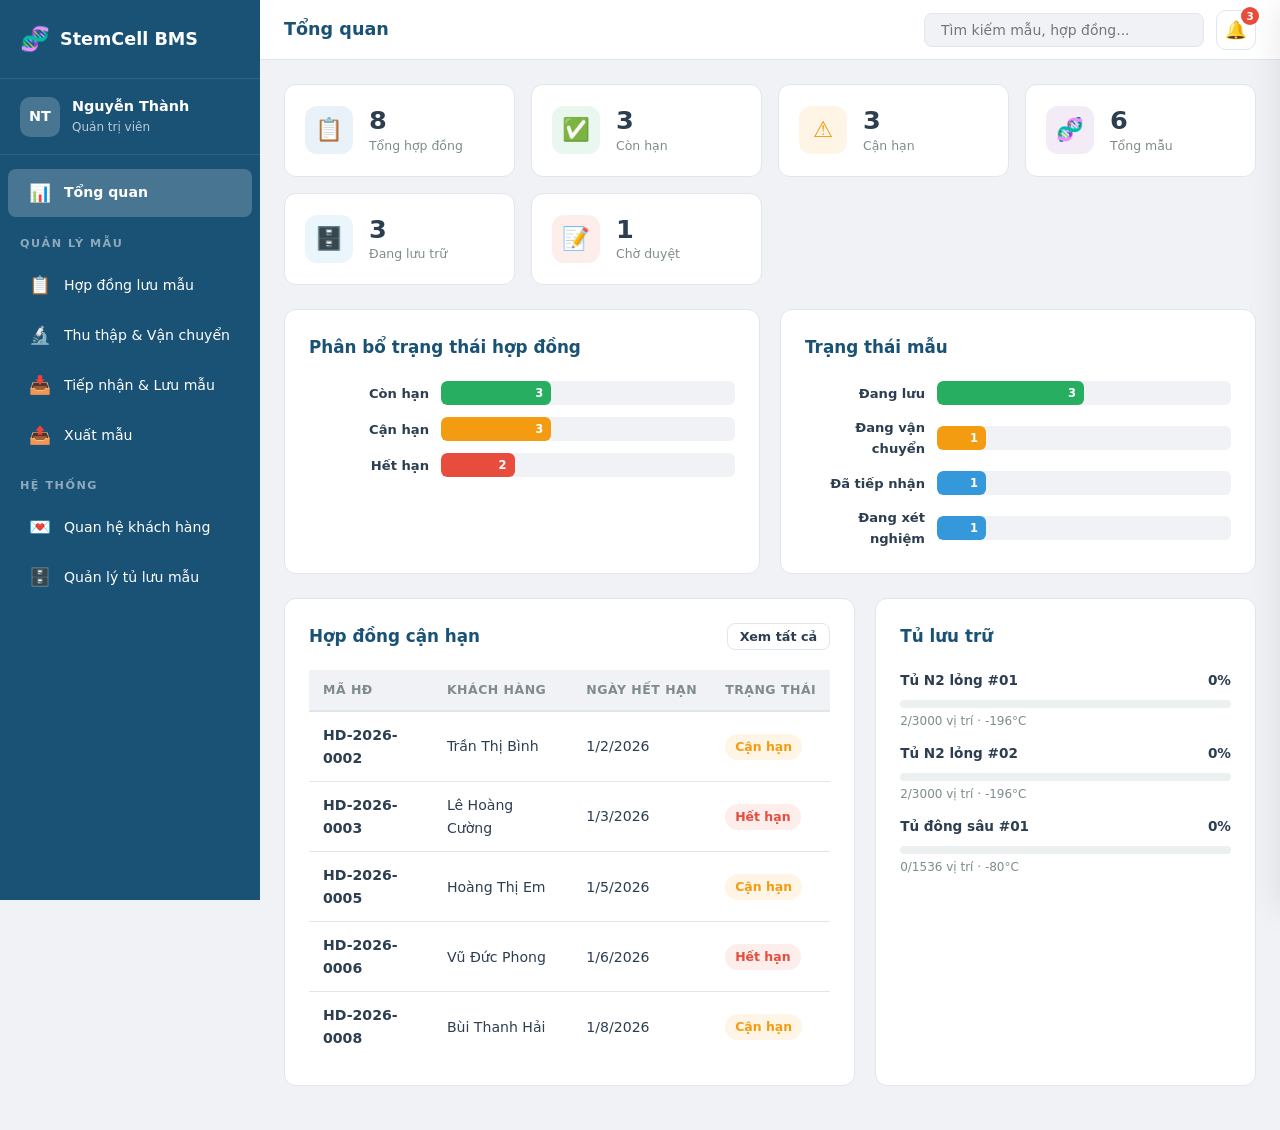
<file: index.html>
<!DOCTYPE html>
<html lang="vi">
<head>
    <meta charset="UTF-8">
    <meta name="viewport" content="width=device-width, initial-scale=1.0">
    <title>StemCell BMS — Quản lý Ngân hàng Tế bào gốc</title>
    <link rel="stylesheet" href="css/app.css">
</head>
<body>
    <div class="app" id="app">
        <!-- Sidebar -->
        <aside class="sidebar" id="sidebar">
            <div class="sidebar-header">
                <div class="logo">
                    <span class="logo-icon">🧬</span>
                    <span class="logo-text">StemCell BMS</span>
                </div>
                <button class="sidebar-close" id="sidebarClose">✕</button>
            </div>
            <div class="sidebar-user">
                <div class="avatar">NT</div>
                <div class="user-info">
                    <div class="user-name">Nguyễn Thành</div>
                    <div class="user-role">Quản trị viên</div>
                </div>
            </div>
            <nav class="sidebar-nav">
                <a href="#" class="nav-item active" data-page="dashboard">
                    <span class="nav-icon">📊</span>
                    <span>Tổng quan</span>
                </a>
                <div class="nav-group-label">Quản lý mẫu</div>
                <a href="#" class="nav-item" data-page="contracts">
                    <span class="nav-icon">📋</span>
                    <span>Hợp đồng lưu mẫu</span>
                </a>
                <a href="#" class="nav-item" data-page="collection">
                    <span class="nav-icon">🔬</span>
                    <span>Thu thập & Vận chuyển</span>
                </a>
                <a href="#" class="nav-item" data-page="receiving">
                    <span class="nav-icon">📥</span>
                    <span>Tiếp nhận & Lưu mẫu</span>
                </a>
                <a href="#" class="nav-item" data-page="export">
                    <span class="nav-icon">📤</span>
                    <span>Xuất mẫu</span>
                </a>
                <div class="nav-group-label">Hệ thống</div>
                <a href="#" class="nav-item" data-page="crm">
                    <span class="nav-icon">💌</span>
                    <span>Quan hệ khách hàng</span>
                </a>
                <a href="#" class="nav-item" data-page="storage">
                    <span class="nav-icon">🗄️</span>
                    <span>Quản lý tủ lưu mẫu</span>
                </a>
            </nav>
        </aside>

        <!-- Main Content -->
        <main class="main">
            <!-- Top bar -->
            <header class="topbar">
                <div class="topbar-left">
                    <button class="menu-toggle" id="menuToggle">☰</button>
                    <div class="breadcrumb" id="breadcrumb">Tổng quan</div>
                </div>
                <div class="topbar-right">
                    <div class="search-box">
                        <input type="text" placeholder="Tìm kiếm mẫu, hợp đồng..." id="globalSearch">
                    </div>
                    <div class="topbar-actions">
                        <button class="icon-btn notification-btn" id="notifBtn">
                            🔔<span class="badge" id="notifBadge">3</span>
                        </button>
                    </div>
                </div>
            </header>

            <!-- Page content -->
            <div class="page-content" id="pageContent">
                <!-- Content rendered by JS -->
            </div>
        </main>
    </div>

    <!-- Modal container -->
    <div class="modal-overlay" id="modalOverlay">
        <div class="modal" id="modal">
            <div class="modal-header">
                <h3 id="modalTitle">Modal</h3>
                <button class="modal-close" id="modalClose">✕</button>
            </div>
            <div class="modal-body" id="modalBody"></div>
            <div class="modal-footer" id="modalFooter"></div>
        </div>
    </div>

    <!-- Toast -->
    <div class="toast-container" id="toastContainer"></div>

    <!-- Notification panel -->
    <div class="notif-panel" id="notifPanel">
        <div class="notif-header">
            <h3>Thong bao</h3>
            <button class="notif-close" id="notifClose">✕</button>
        </div>
        <div class="notif-list" id="notifList"></div>
    </div>

    <script src="js/app.js"></script>
</body>
</html>
</file>
<file: css/app.css>
/* ===== VARIABLES ===== */
:root {
    --primary: #1a5276;
    --primary-light: #2980b9;
    --primary-bg: rgba(41,128,185,0.08);
    --accent: #27ae60;
    --accent-light: #2ecc71;
    --warning: #f39c12;
    --danger: #e74c3c;
    --info: #3498db;
    --purple: #8e44ad;
    --bg: #f0f2f5;
    --card: #ffffff;
    --text: #2c3e50;
    --text-secondary: #7f8c8d;
    --border: #e0e6ed;
    --sidebar-w: 260px;
    --topbar-h: 60px;
    --radius: 12px;
    --shadow: 0 2px 12px rgba(0,0,0,0.06);
    --shadow-lg: 0 8px 32px rgba(0,0,0,0.1);
    --transition: all 0.2s ease;
}

/* ===== RESET ===== */
* { margin: 0; padding: 0; box-sizing: border-box; }
body { font-family: 'Segoe UI', system-ui, -apple-system, sans-serif; background: var(--bg); color: var(--text); font-size: 14px; line-height: 1.6; }
input, select, textarea, button { font-family: inherit; font-size: inherit; }
a { text-decoration: none; color: inherit; }
table { border-collapse: collapse; width: 100%; }

/* ===== APP LAYOUT ===== */
.app { display: flex; min-height: 100vh; }
.main { flex: 1; margin-left: var(--sidebar-w); display: flex; flex-direction: column; min-height: 100vh; }

/* ===== SIDEBAR ===== */
.sidebar {
    width: var(--sidebar-w); position: fixed; top: 0; left: 0; bottom: 0;
    background: var(--primary); color: #fff;
    display: flex; flex-direction: column;
    z-index: 100; transition: transform 0.3s;
    overflow-y: auto;
}
.sidebar-header {
    padding: 20px; display: flex; align-items: center; justify-content: space-between;
    border-bottom: 1px solid rgba(255,255,255,0.1);
}
.sidebar-close { display: none; background: none; border: none; color: #fff; font-size: 1.2rem; cursor: pointer; }
.logo { display: flex; align-items: center; gap: 10px; }
.logo-icon { font-size: 1.5rem; }
.logo-text { font-weight: 700; font-size: 1.1rem; }
.sidebar-user {
    padding: 16px 20px; display: flex; align-items: center; gap: 12px;
    border-bottom: 1px solid rgba(255,255,255,0.1);
}
.avatar {
    width: 40px; height: 40px; border-radius: 10px;
    background: rgba(255,255,255,0.2);
    display: flex; align-items: center; justify-content: center;
    font-weight: 700; font-size: 0.9rem;
}
.user-name { font-weight: 600; font-size: 0.9rem; }
.user-role { font-size: 0.75rem; opacity: 0.7; }

.sidebar-nav { padding: 12px 0; flex: 1; }
.nav-group-label {
    padding: 16px 20px 6px; font-size: 0.7rem;
    text-transform: uppercase; letter-spacing: 1.5px;
    opacity: 0.5; font-weight: 600;
}
.nav-item {
    display: flex; align-items: center; gap: 12px;
    padding: 10px 20px; margin: 2px 8px;
    border-radius: 8px; transition: var(--transition);
    font-size: 0.88rem; cursor: pointer;
}
.nav-item:hover { background: rgba(255,255,255,0.1); }
.nav-item.active { background: rgba(255,255,255,0.2); font-weight: 600; }
.nav-icon { font-size: 1.1rem; width: 24px; text-align: center; }

/* ===== TOPBAR ===== */
.topbar {
    height: var(--topbar-h); background: var(--card);
    border-bottom: 1px solid var(--border);
    display: flex; align-items: center; justify-content: space-between;
    padding: 0 24px; position: sticky; top: 0; z-index: 50;
}
.topbar-left { display: flex; align-items: center; gap: 16px; }
.menu-toggle { display: none; background: none; border: none; font-size: 1.3rem; cursor: pointer; color: var(--text); }
.breadcrumb { font-weight: 600; font-size: 1.1rem; color: var(--primary); }
.topbar-right { display: flex; align-items: center; gap: 12px; }
.search-box input {
    width: 280px; padding: 8px 16px; border-radius: 8px;
    border: 1px solid var(--border); background: var(--bg);
    outline: none; transition: var(--transition);
}
.search-box input:focus { border-color: var(--primary-light); box-shadow: 0 0 0 3px var(--primary-bg); }
.icon-btn {
    width: 40px; height: 40px; border-radius: 10px;
    border: 1px solid var(--border); background: var(--card);
    display: flex; align-items: center; justify-content: center;
    cursor: pointer; position: relative; font-size: 1.1rem;
    transition: var(--transition);
}
.icon-btn:hover { background: var(--bg); }
.badge {
    position: absolute; top: -4px; right: -4px;
    background: var(--danger); color: #fff;
    font-size: 0.65rem; min-width: 18px; height: 18px;
    border-radius: 9px; display: flex; align-items: center; justify-content: center;
    font-weight: 700;
}

/* ===== PAGE CONTENT ===== */
.page-content { padding: 24px; flex: 1; }

/* ===== CARDS ===== */
.card {
    background: var(--card); border-radius: var(--radius);
    border: 1px solid var(--border); padding: 24px;
    margin-bottom: 20px;
}
.card-header {
    display: flex; align-items: center; justify-content: space-between;
    margin-bottom: 20px; flex-wrap: wrap; gap: 12px;
}
.card-title { font-size: 1.05rem; font-weight: 700; color: var(--primary); }

/* ===== STAT CARDS ===== */
.stats-grid { display: grid; grid-template-columns: repeat(auto-fit, minmax(200px, 1fr)); gap: 16px; margin-bottom: 24px; }
.stat-card {
    background: var(--card); border-radius: var(--radius);
    border: 1px solid var(--border); padding: 20px;
    display: flex; align-items: center; gap: 16px;
    transition: var(--transition);
}
.stat-card:hover { box-shadow: var(--shadow); transform: translateY(-2px); }
.stat-icon {
    width: 48px; height: 48px; border-radius: 12px;
    display: flex; align-items: center; justify-content: center;
    font-size: 1.4rem; flex-shrink: 0;
}
.stat-value { font-size: 1.6rem; font-weight: 800; line-height: 1.2; }
.stat-label { font-size: 0.78rem; color: var(--text-secondary); }

/* ===== BUTTONS ===== */
.btn {
    display: inline-flex; align-items: center; gap: 6px;
    padding: 8px 18px; border-radius: 8px;
    font-weight: 600; font-size: 0.85rem;
    border: none; cursor: pointer;
    transition: var(--transition);
}
.btn-primary { background: var(--primary); color: #fff; }
.btn-primary:hover { background: var(--primary-light); }
.btn-accent { background: var(--accent); color: #fff; }
.btn-accent:hover { background: var(--accent-light); }
.btn-warning { background: var(--warning); color: #fff; }
.btn-danger { background: var(--danger); color: #fff; }
.btn-outline { background: transparent; border: 1px solid var(--border); color: var(--text); }
.btn-outline:hover { background: var(--bg); }
.btn-sm { padding: 5px 12px; font-size: 0.8rem; }
.btn-lg { padding: 12px 24px; font-size: 0.95rem; }
.btn-icon { width: 32px; height: 32px; padding: 0; justify-content: center; border-radius: 8px; font-size: 0.9rem; }

/* ===== FORMS ===== */
.form-group { margin-bottom: 16px; }
.form-label { display: block; font-weight: 600; font-size: 0.85rem; margin-bottom: 6px; color: var(--text); }
.form-label .required { color: var(--danger); }
.form-control {
    width: 100%; padding: 9px 14px; border-radius: 8px;
    border: 1px solid var(--border); outline: none;
    transition: var(--transition); background: var(--card);
}
.form-control:focus { border-color: var(--primary-light); box-shadow: 0 0 0 3px var(--primary-bg); }
select.form-control { appearance: auto; }
textarea.form-control { resize: vertical; min-height: 80px; }
.form-row { display: grid; grid-template-columns: repeat(auto-fit, minmax(200px, 1fr)); gap: 16px; }
.form-hint { font-size: 0.75rem; color: var(--text-secondary); margin-top: 4px; }

/* ===== TABLE ===== */
.table-wrap { overflow-x: auto; }
.data-table { width: 100%; border-collapse: collapse; }
.data-table thead { background: var(--bg); }
.data-table th {
    padding: 10px 14px; text-align: left;
    font-size: 0.78rem; font-weight: 700;
    text-transform: uppercase; letter-spacing: 0.5px;
    color: var(--text-secondary); border-bottom: 2px solid var(--border);
    white-space: nowrap;
}
.data-table td {
    padding: 12px 14px; border-bottom: 1px solid var(--border);
    font-size: 0.88rem; vertical-align: middle;
}
.data-table tbody tr { transition: var(--transition); }
.data-table tbody tr:hover { background: var(--primary-bg); }
.data-table tbody tr:last-child td { border-bottom: none; }

/* ===== STATUS BADGES ===== */
.status {
    display: inline-flex; align-items: center; gap: 4px;
    padding: 3px 10px; border-radius: 20px;
    font-size: 0.78rem; font-weight: 600;
}
.status-active { background: rgba(39,174,96,0.1); color: #27ae60; }
.status-warning { background: rgba(243,156,18,0.1); color: #f39c12; }
.status-danger { background: rgba(231,76,60,0.1); color: #e74c3c; }
.status-info { background: rgba(52,152,219,0.1); color: #3498db; }
.status-purple { background: rgba(142,68,173,0.1); color: #8e44ad; }
.status-default { background: rgba(127,140,141,0.1); color: #7f8c8d; }

/* ===== TABS ===== */
.tabs { display: flex; gap: 4px; border-bottom: 2px solid var(--border); margin-bottom: 20px; }
.tab {
    padding: 10px 20px; border: none; background: none;
    font-weight: 600; font-size: 0.88rem; cursor: pointer;
    color: var(--text-secondary); border-bottom: 2px solid transparent;
    margin-bottom: -2px; transition: var(--transition);
}
.tab:hover { color: var(--primary); }
.tab.active { color: var(--primary); border-bottom-color: var(--primary); }
.tab-panel { display: none; }
.tab-panel.active { display: block; }

/* ===== MODAL ===== */
.modal-overlay {
    display: none; position: fixed; inset: 0;
    background: rgba(0,0,0,0.5); z-index: 1000;
    align-items: center; justify-content: center;
    padding: 24px;
}
.modal-overlay.open { display: flex; }
.modal {
    background: var(--card); border-radius: 16px;
    width: 100%; max-width: 640px;
    max-height: 90vh; display: flex; flex-direction: column;
    box-shadow: var(--shadow-lg);
}
.modal.modal-lg { max-width: 900px; }
.modal-header {
    display: flex; align-items: center; justify-content: space-between;
    padding: 20px 24px; border-bottom: 1px solid var(--border);
}
.modal-header h3 { font-size: 1.1rem; color: var(--primary); }
.modal-close {
    width: 32px; height: 32px; border-radius: 8px;
    border: none; background: var(--bg); cursor: pointer;
    font-size: 1rem; display: flex; align-items: center; justify-content: center;
    transition: var(--transition);
}
.modal-close:hover { background: var(--border); }
.modal-body { padding: 24px; overflow-y: auto; flex: 1; }
.modal-footer {
    padding: 16px 24px; border-top: 1px solid var(--border);
    display: flex; justify-content: flex-end; gap: 8px;
}

/* ===== TOAST ===== */
.toast-container { position: fixed; top: 20px; right: 20px; z-index: 2000; display: flex; flex-direction: column; gap: 8px; }
.toast {
    background: var(--card); border-radius: 10px;
    padding: 14px 20px; box-shadow: var(--shadow-lg);
    display: flex; align-items: center; gap: 10px;
    min-width: 280px; animation: slideIn 0.3s ease;
    border-left: 4px solid var(--accent);
}
.toast.toast-error { border-left-color: var(--danger); }
.toast.toast-warning { border-left-color: var(--warning); }
.toast.toast-info { border-left-color: var(--info); }
@keyframes slideIn { from { transform: translateX(100%); opacity: 0; } to { transform: translateX(0); opacity: 1; } }

/* ===== NOTIFICATION PANEL ===== */
.notif-panel {
    position: fixed; top: 0; right: -360px; bottom: 0;
    width: 360px; background: var(--card); z-index: 200;
    box-shadow: var(--shadow-lg); transition: right 0.3s;
    display: flex; flex-direction: column;
}
.notif-panel.open { right: 0; }
.notif-header {
    padding: 20px; display: flex; align-items: center; justify-content: space-between;
    border-bottom: 1px solid var(--border);
}
.notif-header h3 { font-size: 1rem; }
.notif-close { background: none; border: none; font-size: 1.2rem; cursor: pointer; }
.notif-list { flex: 1; overflow-y: auto; padding: 12px; }
.notif-item {
    padding: 12px; border-radius: 8px; margin-bottom: 8px;
    background: var(--bg); cursor: pointer;
    transition: var(--transition);
}
.notif-item:hover { background: var(--primary-bg); }
.notif-item .notif-title { font-weight: 600; font-size: 0.88rem; margin-bottom: 4px; }
.notif-item .notif-text { font-size: 0.8rem; color: var(--text-secondary); }
.notif-item .notif-time { font-size: 0.72rem; color: var(--text-secondary); margin-top: 4px; }

/* ===== TOOLBAR ===== */
.toolbar {
    display: flex; align-items: center; gap: 10px;
    flex-wrap: wrap; margin-bottom: 16px;
}
.toolbar .spacer { flex: 1; }
.filter-group { display: flex; gap: 8px; align-items: center; }
.filter-group select, .filter-group input {
    padding: 7px 12px; border-radius: 8px;
    border: 1px solid var(--border); outline: none;
    font-size: 0.85rem; background: var(--card);
}

/* ===== PAGINATION ===== */
.pagination {
    display: flex; align-items: center; justify-content: center;
    gap: 4px; margin-top: 16px;
}
.page-btn {
    min-width: 36px; height: 36px; border-radius: 8px;
    border: 1px solid var(--border); background: var(--card);
    cursor: pointer; display: flex; align-items: center; justify-content: center;
    font-size: 0.85rem; font-weight: 600; transition: var(--transition);
}
.page-btn:hover { background: var(--bg); }
.page-btn.active { background: var(--primary); color: #fff; border-color: var(--primary); }

/* ===== EMPTY STATE ===== */
.empty-state {
    text-align: center; padding: 48px 24px;
    color: var(--text-secondary);
}
.empty-state .empty-icon { font-size: 3rem; margin-bottom: 12px; }
.empty-state h3 { font-size: 1.1rem; color: var(--text); margin-bottom: 6px; }
.empty-state p { font-size: 0.9rem; margin-bottom: 20px; }

/* ===== STORAGE GRID (2D visualization) ===== */
.storage-visual { display: grid; gap: 16px; }
.cabinet-box {
    background: var(--card); border-radius: var(--radius);
    border: 1px solid var(--border); padding: 16px;
}
.cabinet-title { font-weight: 700; font-size: 0.95rem; margin-bottom: 12px; display: flex; align-items: center; gap: 8px; }
.shelf-grid { display: grid; grid-template-columns: repeat(auto-fill, minmax(36px, 1fr)); gap: 4px; }
.cell {
    aspect-ratio: 1; border-radius: 4px;
    display: flex; align-items: center; justify-content: center;
    font-size: 0.6rem; font-weight: 700;
    cursor: pointer; transition: var(--transition);
    border: 1px solid transparent;
}
.cell-empty { background: #ecf0f1; color: #bdc3c7; }
.cell-empty:hover { background: #d5dbdb; border-color: var(--accent); }
.cell-occupied { background: rgba(41,128,185,0.15); color: var(--primary-light); }
.cell-occupied:hover { background: rgba(41,128,185,0.25); }
.cell-expiring { background: rgba(243,156,18,0.2); color: var(--warning); }
.cell-expired { background: rgba(231,76,60,0.2); color: var(--danger); }

.fill-bar { height: 8px; border-radius: 4px; background: #ecf0f1; overflow: hidden; margin-top: 8px; }
.fill-bar-inner { height: 100%; border-radius: 4px; transition: width 0.5s; }
.fill-bar-inner.low { background: var(--accent); }
.fill-bar-inner.medium { background: var(--warning); }
.fill-bar-inner.high { background: var(--danger); }
.fill-text { font-size: 0.75rem; color: var(--text-secondary); margin-top: 4px; }

/* ===== TIMELINE ===== */
.history-timeline { position: relative; padding-left: 24px; }
.history-timeline::before {
    content: ''; position: absolute; left: 7px; top: 0; bottom: 0;
    width: 2px; background: var(--border);
}
.timeline-item { position: relative; margin-bottom: 16px; padding-left: 20px; }
.timeline-item::before {
    content: ''; position: absolute; left: -20px; top: 6px;
    width: 10px; height: 10px; border-radius: 50%;
    background: var(--primary-light); border: 2px solid var(--card);
}
.timeline-item .tl-time { font-size: 0.75rem; color: var(--text-secondary); }
.timeline-item .tl-text { font-size: 0.88rem; }

/* ===== DETAIL VIEW ===== */
.detail-header {
    display: flex; align-items: flex-start; gap: 20px;
    margin-bottom: 24px; flex-wrap: wrap;
}
.detail-header .detail-title { font-size: 1.3rem; font-weight: 700; color: var(--primary); }
.detail-header .detail-id { font-size: 0.85rem; color: var(--text-secondary); }
.detail-grid { display: grid; grid-template-columns: repeat(auto-fit, minmax(240px, 1fr)); gap: 16px; }
.detail-field { }
.detail-field .field-label { font-size: 0.75rem; color: var(--text-secondary); text-transform: uppercase; letter-spacing: 0.5px; }
.detail-field .field-value { font-size: 0.95rem; font-weight: 500; margin-top: 2px; }

/* ===== APPROVAL FLOW ===== */
.approval-flow { display: flex; align-items: center; gap: 8px; flex-wrap: wrap; }
.approval-step {
    display: flex; align-items: center; gap: 8px;
    padding: 8px 16px; border-radius: 8px;
    border: 1px solid var(--border); background: var(--bg);
    font-size: 0.85rem;
}
.approval-step.approved { background: rgba(39,174,96,0.1); border-color: var(--accent); color: var(--accent); }
.approval-step.pending { background: rgba(243,156,18,0.1); border-color: var(--warning); color: var(--warning); }
.approval-step.rejected { background: rgba(231,76,60,0.1); border-color: var(--danger); color: var(--danger); }
.approval-arrow { color: var(--text-secondary); font-size: 1.2rem; }

/* ===== CHART BARS ===== */
.chart-bars { display: flex; flex-direction: column; gap: 12px; }
.chart-bar-item { display: flex; align-items: center; gap: 12px; }
.chart-bar-label { width: 120px; font-size: 0.82rem; font-weight: 600; text-align: right; }
.chart-bar-track { flex: 1; height: 24px; background: var(--bg); border-radius: 6px; overflow: hidden; position: relative; }
.chart-bar-fill { height: 100%; border-radius: 6px; transition: width 0.8s ease; display: flex; align-items: center; justify-content: flex-end; padding-right: 8px; font-size: 0.72rem; font-weight: 700; color: #fff; }
.chart-bar-value { width: 50px; font-size: 0.85rem; font-weight: 700; }

/* ===== RESPONSIVE ===== */
@media (max-width: 768px) {
    .sidebar { transform: translateX(-100%); }
    .sidebar.open { transform: translateX(0); }
    .sidebar-close { display: block; }
    .main { margin-left: 0; }
    .menu-toggle { display: block; }
    .search-box input { width: 160px; }
    .page-content { padding: 16px; }
    .stats-grid { grid-template-columns: repeat(2, 1fr); }
    .form-row { grid-template-columns: 1fr; }
    .modal { max-width: 100%; margin: 16px; }
}
</file>
